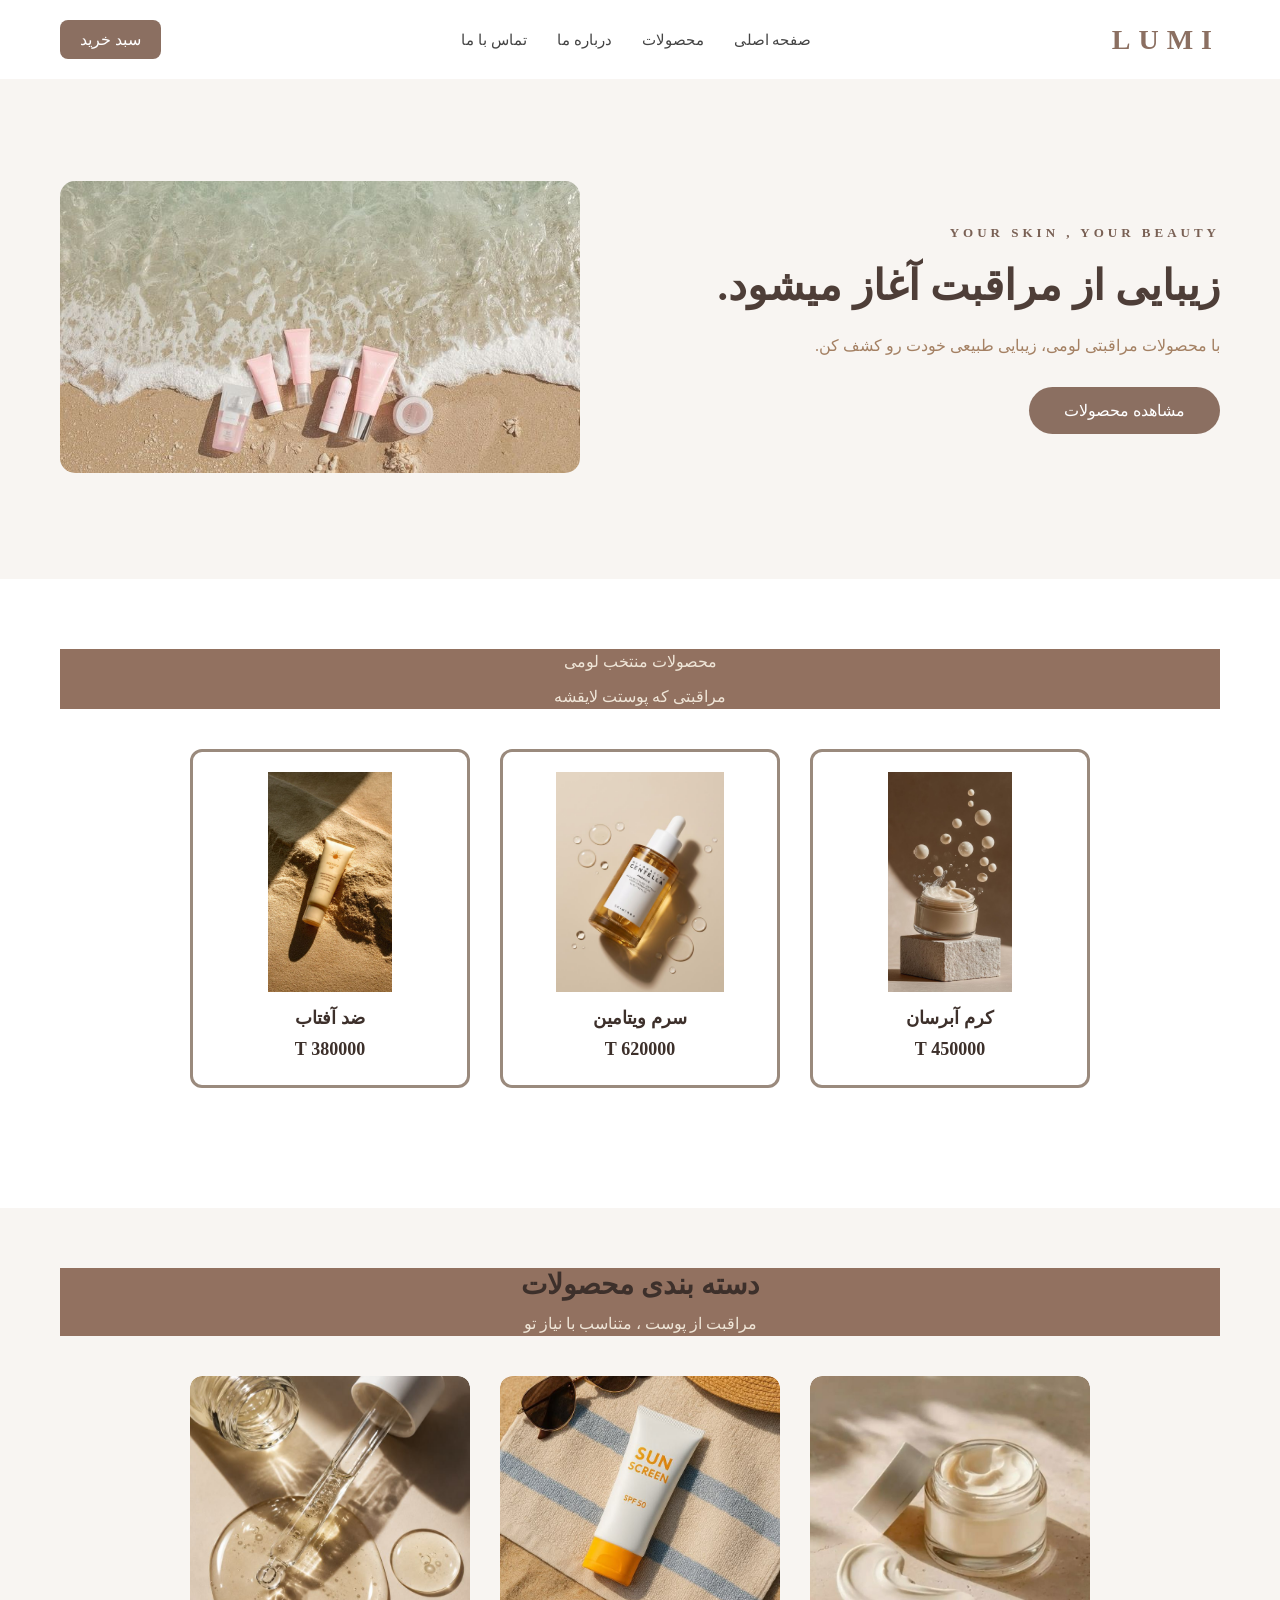
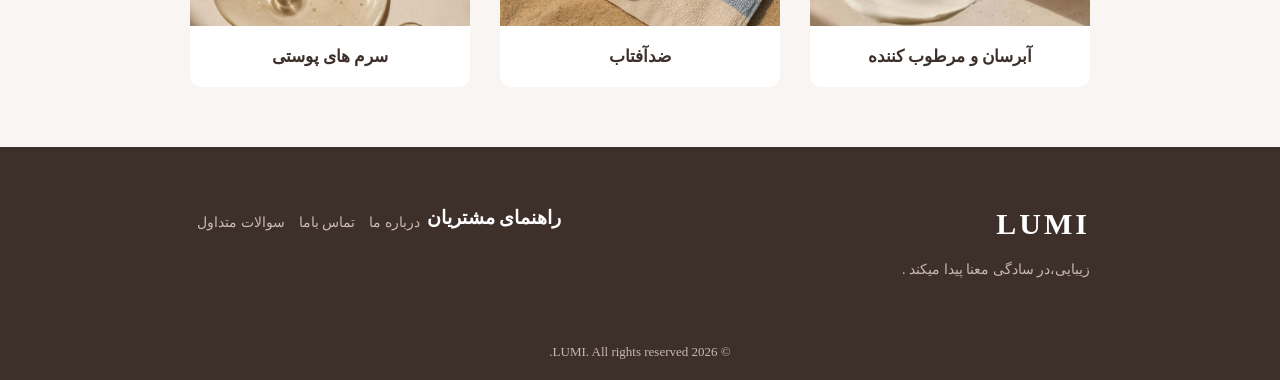
<file: index.html>
<!DOCTYPE html>
<html lang="fa" dir="rtl">
<head>
    <meta charset="UTF-8">
    <meta name="viewport" content="width=device-width , initial-scale=1.0">
    <title> LUMI | لومی </title>
    <link rel="stylesheet" href="css/styles.css">
</head>
<body>

    <header>
        <!--هدر و منوی سایت-->
        <div class="logo">LUMI</div>

        <nav>
            <a href="#">صفحه اصلی</a>
            <a href="#">محصولات</a>
            <a href="#">درباره ما</a>
            <a href="#">تماس با ما</a>
        </nav>

        <div class="cart">
            سبد خرید 
        </div>
    </header>

    <main>
        <!--محتوای اصلی فروشگاه-->

        <section class="hero">
            <div class="hero-content">
                <p class="subtitle"> YOUR SKIN , YOUR BEAUTY </P>
            
                <h1>
                    زیبایی از مراقبت آغاز میشود.
                </h1>

                <p class="description">با محصولات مراقبتی لومی، زیبایی طبیعی خودت رو کشف کن.</p>

                <a href="#" class="hero-btn">مشاهده محصولات</a>
            </div>

            <div class="hero-image">
                <img src="images/hero.jpg" alt="محصولات مراقبت پوستی"
            </div>
        </section>
        <section class="products" id="products">

            <div class="section-title">
                <p>محصولات منتخب لومی</p>
                <p>مراقبتی که پوستت لایقشه</p>
            </div>

            <div class="product-container">
                <div class="product-card" data-category="hydration">
                    <img src="images/product1.jpg" alt="کرم آبرسان">
                    <h3>کرم آبرسان</h3>
                    <h3>450000 T</h3>
                </div>

                <div class="product-card" data-category="serum">
                    <img src="images/product2.jpg" alt="سرم ویتامین">
                    <h3>سرم ویتامین</h3>
                    <h3>620000 T</h3>
            </div>

            <div class="product-card" data-category="sunscreen">
                    <img src="images/product3.jpg" alt="ضد آفتاب">
                    <h3>ضد آفتاب</h3>
                    <h3>380000 T</h3>
            </div>
        </div>
        </section>
        <section class="categories">
            <div class="section-title">
                <h2>دسته بندی محصولات</h2>
                <p>مراقبت از پوست ، متناسب با نیاز تو</p>
            </div>

            <div class="category-container">
                <div class="category-card">
                    <a href="products.html?category=hydration" class="category-card" data-filter="hydration">
                    <img src="images/category1.jpg" alt="آبرسان">
                    <h3>آبرسان و مرطوب کننده</h3>
                    </a> 
                </div>

                <div class="category-card">
                    <a href="products.html?category=sunscreen" class="category-card" data-filter="sunscreen">
                    <img src="images/category3.jpg" alt="ضدآفتاب"> 
                    <h3>ضدآفتاب</h3> 
                    </a>
                </div>

                <div class="category-card">
                    <a href="products.html?category=serum" class="category-card" data-filter="serum">
                    <img src="images/category2.jpg" alt="سرم پوستی"> 
                    <h3>سرم های پوستی</h3> 
                    </a>
                </div>

            </div>
        </section>
    </main>

    <footer class="footer">
        <!--اطلاعات پایین صفحه-->
        <div class="footer-container">
            
            <div class="footer-about">
                <h2>LUMI</h2>
                <P>
                    زیبایی،در سادگی معنا پیدا میکند .
                </P>
            </div>

            <div class="footer-links">
                <h3>راهنمای مشتریان</h3>
                <a href="#">درباره ما</a>
                <a href="#">تماس باما</a>
                <a href="#">سوالات متداول</a>
            </div>


        </div>

        <div class="footer-buttom">
            <p>© 2026 LUMI. All rights reserved.</p>
        </div>

    </footer>
    
    

    <!--cart drawer-->

    <div class="cart-overlay"></div>

    <div class="cart-sidebar">
        
        <div class="cart-header">
            <h2>سبد خرید من</h2>
            <button class="close-cart" onclick="closeCart()">×</button>
        </div>

        <div class="cart-items">
            <!--محصولات سبد خرید اینجا نمایش داده میشن-->
        </div>

        <div class="cart-footer">
            <h3>مجموع:<span class="cart-total">۰</span>تومان</h3>
            <button class="checkout-btn" onclick="goToCheckout()">تکمیل سفارش</button>
        </div>
        
    </div>

    <script src="js/scripts.js"></script>
</body>
</html>
</file>
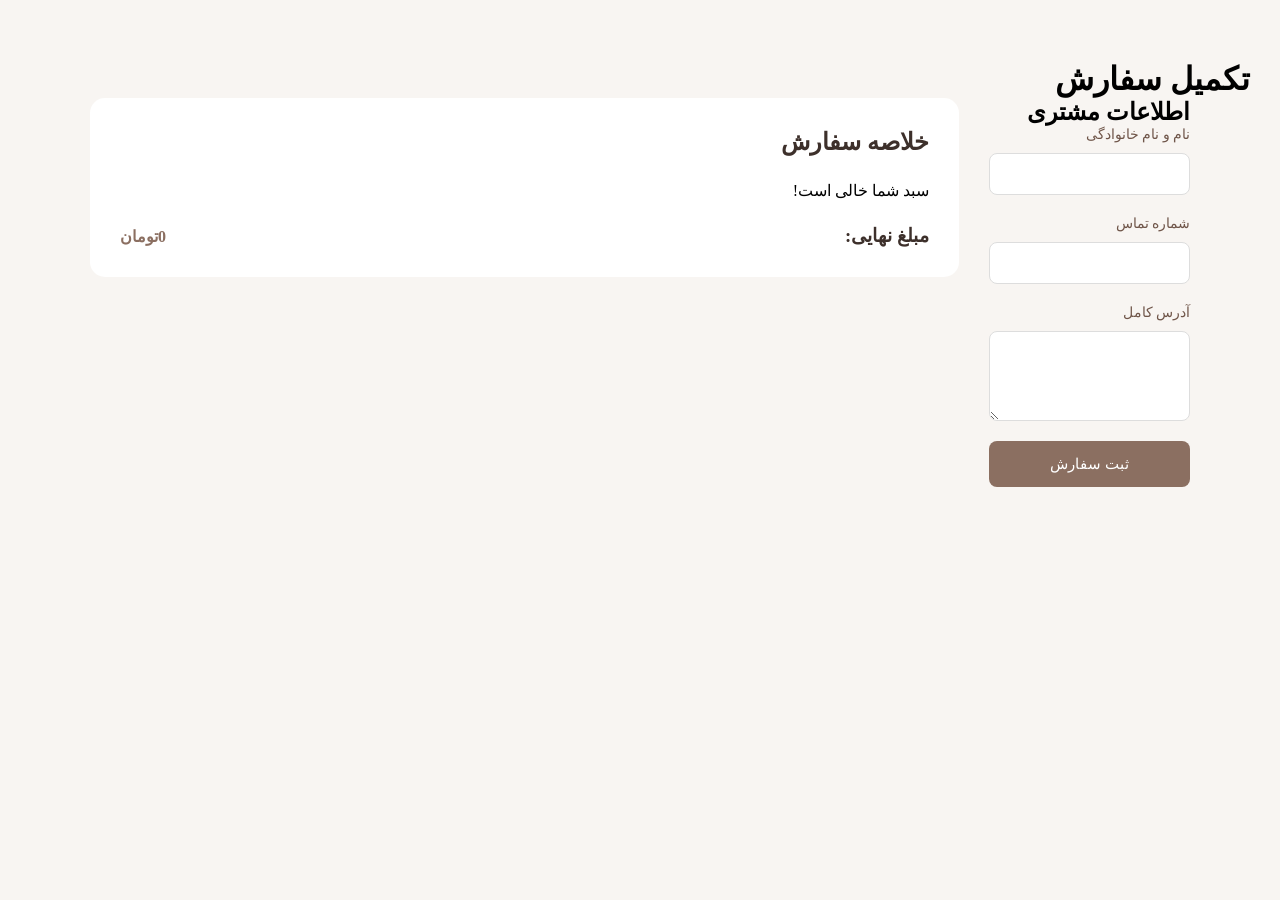
<file: checkout.html>
<!DOCTYPE html>
<html lang="fa" dir="rtl">
<head>
    <meta charset="UTF-8">
    <meta name="viewport" content="width=device-width, initial-scale=1.0">
    <title>تکمیل سفارش | LUMI</title>
    <link rel="stylesheet" href="css/styles.css">
</head>
<body>

    <main class="checkout-page">

        <h1>تکمیل سفارش</h1>

        <div class="checkout-container">

            <section class="customer-info">

                <h2>اطلاعات مشتری</h2>

                <form class="checkout-form">

                    <div class="form-group">
                        <label for="fullname">نام و نام خانوادگی</label>
                        <input type="text" id="fullname" name="fullname" required>
                    </div>

                    <div class="form-group">
                        <label for="phone">شماره تماس</label>
                        <input type="tel" id="phone" name="phone" required>
                    </div>

                    <div class="form-group">
                        <label for="address">آدرس کامل</label>
                        <textarea id="address" name="address" rows="4" required></textarea>
                    </div>

                    <button type="submit">ثبت سفارش</button>
                </form>

            </section>

            <section class="order-summary">

                <h2>خلاصه سفارش</h2>

                <div class="checkout-items">

                </div>

                <div class="checkout-total">
                    <h3>مبلغ نهایی:</h3>
                    <span class="final-total"> 0 تومان </span>

                </div>
            </section>
        </div>

    </main>
    <script src="js/scripts.js"></script>
</body>
</html>
</file>
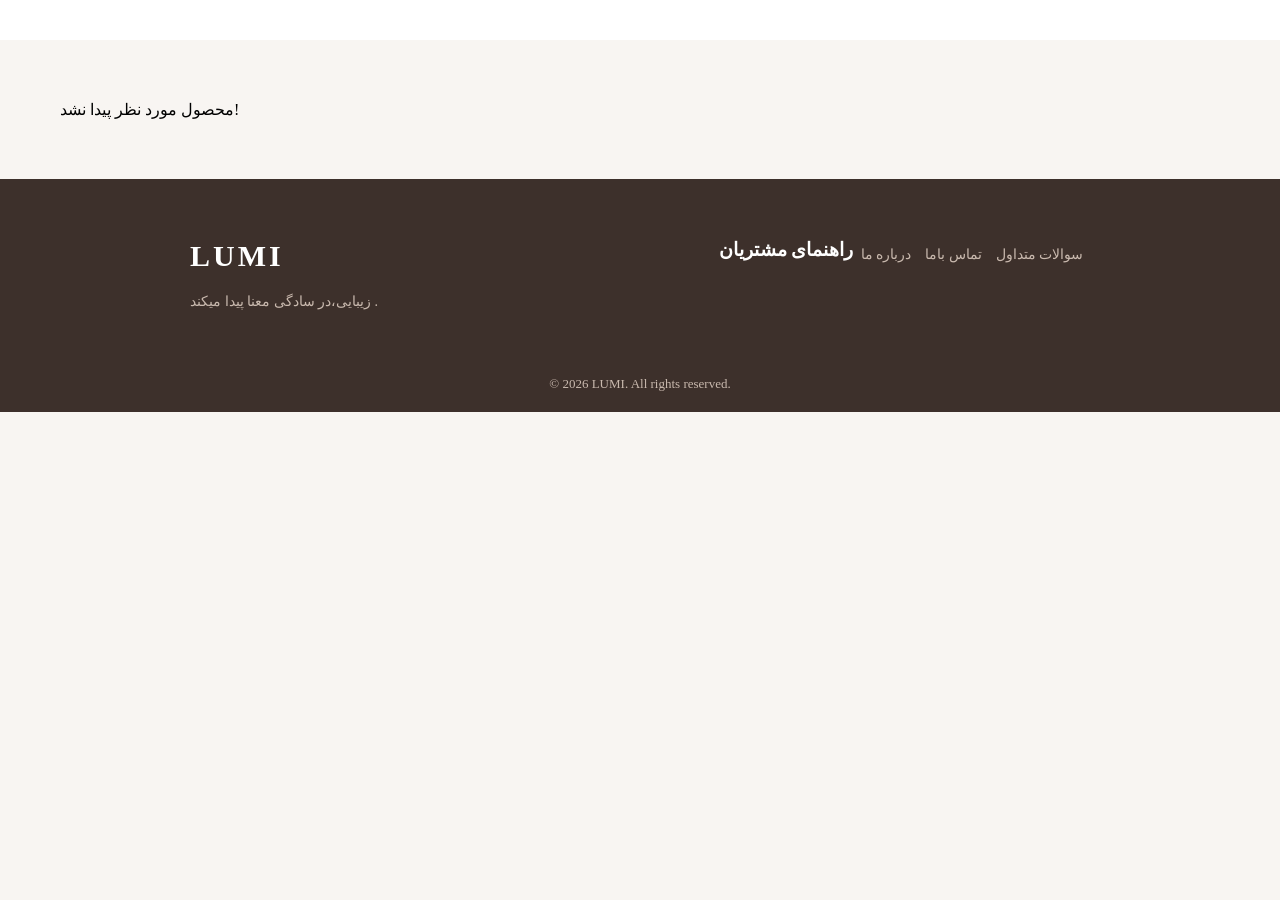
<file: product.html>
<!DOCTYPE html>
<html lang="en">

<head>
    <meta charset="UTF-8">
    <meta name="viewport" content="width=device-width, initial-scale=1.0">
    <title>جزئیات محصولات | LUMI</title>

    <link rel="stylesheet" href="css/styles.css">

</head>

<body>

    <header>
        <!--منوی سایت-->
    </header>

    <main>
        <section class="product-detail">

            <div id="product-info">

            </div>
        </section>
    </main>

    <footer class="footer">
        <!--اطلاعات پایین صفحه-->
        <div class="footer-container">

            <div class="footer-about">
                <h2>LUMI</h2>
                <P>
                    زیبایی،در سادگی معنا پیدا میکند .
                </P>
            </div>

            <div class="footer-links">
                <h3>راهنمای مشتریان</h3>
                <a href="#">درباره ما</a>
                <a href="#">تماس باما</a>
                <a href="#">سوالات متداول</a>
            </div>


        </div>

        <div class="footer-buttom">
            <p>© 2026 LUMI. All rights reserved.</p>
        </div>

    </footer>
    <!--cart drawer-->

    <div class="cart-overlay"></div>

    <div class="cart-sidebar">

        <div class="cart-header">
            <h2>سبد خرید من</h2>
            <button class="close-cart" onclick="closeCart()">×</button>
        </div>

        <div class="cart-items">
            <!--محصولات سبد خرید اینجا نمایش داده میشن-->
        </div>

        <div class="cart-footer">
            <h3>مجموع:<span class="cart-total">۰</span>تومان</h3>
            <button class="checkout-btn" onclick="goToCheckout()">
                تکمیل سفارش
            </button>
        </div>

    </div>

    <script src="js/scripts.js"></script>
</body>

</html>
</file>
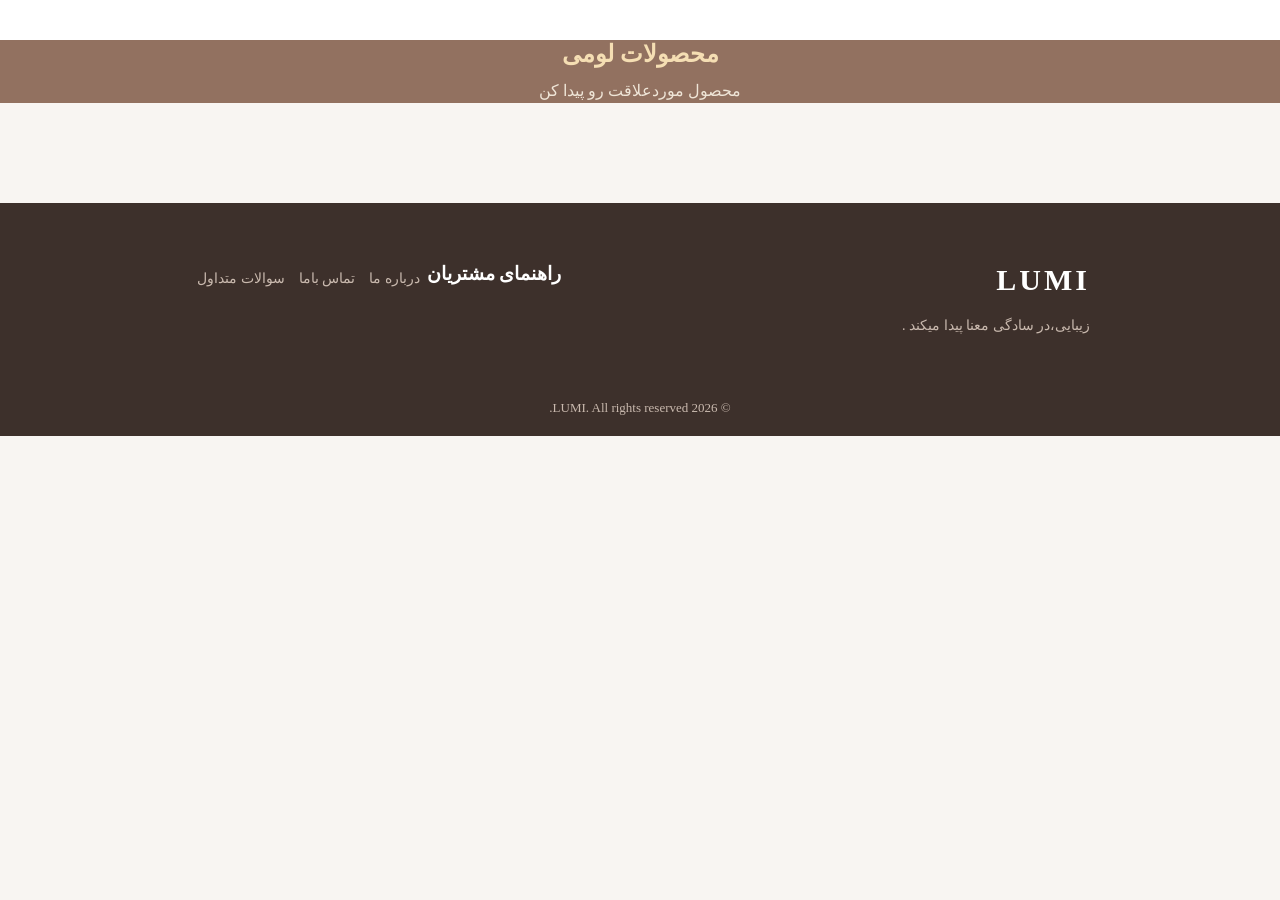
<file: products.html>
<!DOCTYPE html>
<html lang="fa" dir="rtl">
<head>
    <meta charset="UTF-8">
    <meta name="viewport" content="width=device-width, initial-scale=1.0">
    <title> محصولات | LUMI </title>

    <link rel="stylesheet" href="css/styles.css">
</head>

<body>
    
    <header>
        <!--منوی سایت-->

    </header>

    <main>
        <section class="products-page">

            <div class="section-title">
             <h1>محصولات لومی</h1>
             <p>محصول موردعلاقت رو پیدا کن</p>   

            </div>

            <div class="product-container">
                <!--محصولات اینجا قرار میگیرند-->
            </div>

        </section>

    </main>
    <footer class="footer">
        <!--اطلاعات پایین صفحه-->
        <div class="footer-container">
            
            <div class="footer-about">
                <h2>LUMI</h2>
                <P>
                    زیبایی،در سادگی معنا پیدا میکند .
                </P>
            </div>

            <div class="footer-links">
                <h3>راهنمای مشتریان</h3>
                <a href="#">درباره ما</a>
                <a href="#">تماس باما</a>
                <a href="#">سوالات متداول</a>
            </div>


        </div>

        <div class="footer-buttom">
            <p>© 2026 LUMI. All rights reserved.</p>
        </div>

    </footer>

    <script src="js/scripts.js"></script>

</body>
</html>
</file>
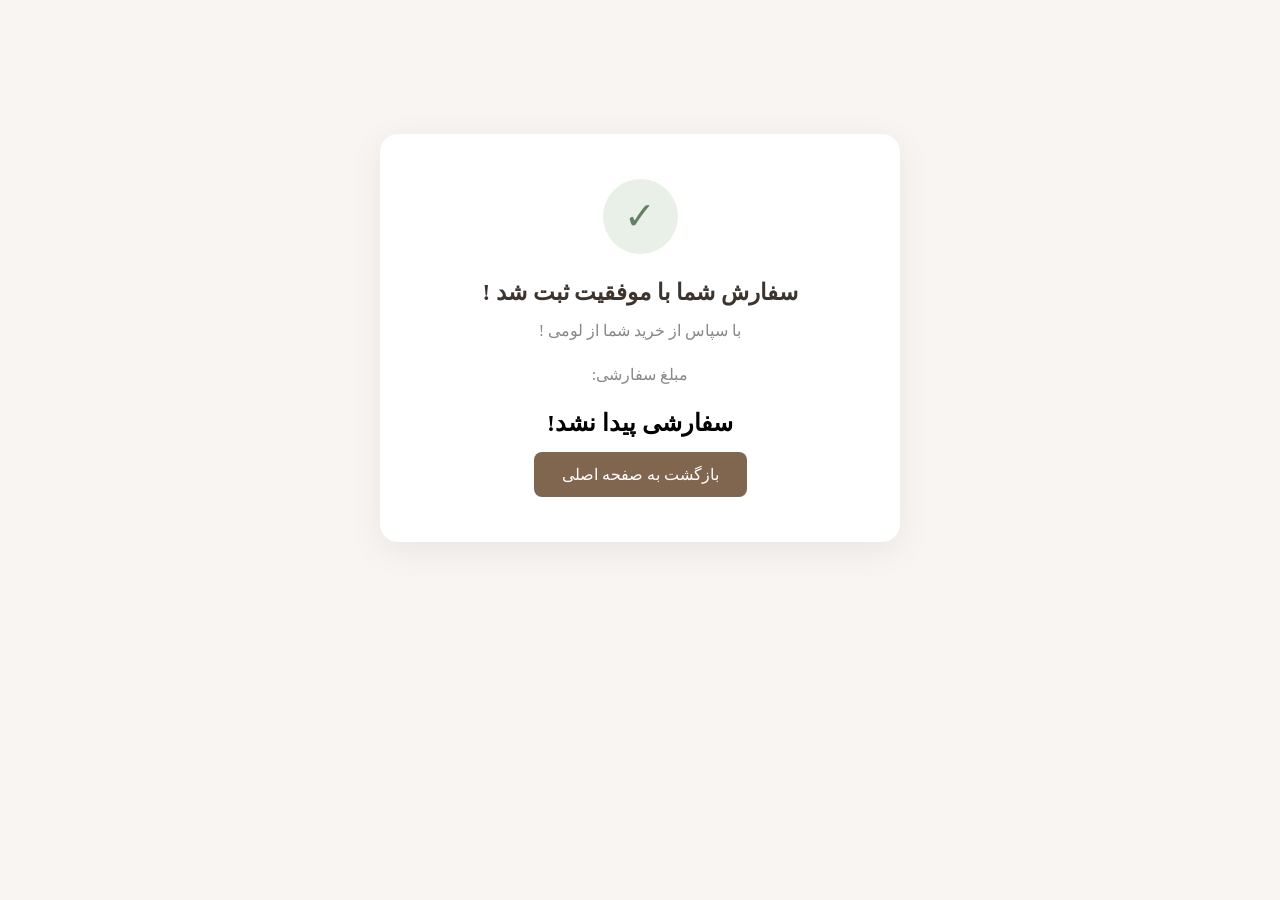
<file: success.html>
<!DOCTYPE html>
<html lang="fa" dir="rtl">
<head>
    <meta charset="UTF-8">
    <meta name="viewport" content="width=device-width, initial-scale=1.0">
    <title>سفارش موفق | LUMI</title>

    <link rel="stylesheet" href="css/styles.css">
</head>
<body>

    <main class="success-page">

        <div class="success-card">

            <div class="success-icon">✓</div>

    <h1>سفارش شما با موفقیت ثبت شد !</h1>

    <p>با سپاس از خرید شما از لومی !</p>

    <p>مبلغ سفارشی:</p>

    <h2 class="success-total">0 تومان</h2>

    <a href="index.html">بازگشت به صفحه اصلی</a>

</div>

</main>
    
<script src="js/scripts.js"></script>
</body>
</html>
</file>
<file: css/styles.css>
body{
    background-color: #f8f5f2;
}
/*HEADER*/
header{
    display: flex;
    justify-content: space-between;
    align-items: center;
    padding: 20px 60px;
    background-color: #ffffff;
}

.logo{
    font-size: 28px;
    font-weight: bold;
    letter-spacing: 8px;
    color: #8b6f61;
    cursor:auto;
}

nav{
    display: flex;
    gap: 30px;
}

nav a{
    text-decoration: none;
    color: #444;
    font-size: 15px;
}

.cart{
    background-color: #8b6f61;
    color: white;
    padding: 10px 20px;
    border-radius: 8px;
    cursor: pointer;
}

.cart:hover{
    background-color: rgb(168, 131, 86);
}

nav a:hover{
    color: rgb(210, 174, 127);
}

*{
    margin: 0;
    padding: 0;
    box-sizing: border-box;
}

/*HERO*/

.hero{
    min-height: 500px;
    display: flex;
    align-items: center;
    justify-content: space-between;
    padding: 60px;
    gap: 40px;
}

.subtitle{
    color: #796054;
    letter-spacing: 4px;
    font-size: 13px;
    font-weight:bolder;
}

.hero h1{
    font-size:42px;
    color:#4e3e38;
    margin: 20px 0;
}

.description{
    color: #a48063;
    font-size: 16px;
    line-height:2;
}

.hero-btn{
    display: inline-block;
    margin-top: 25px;
    padding: 14px 35px;
    background-color: #8b6f61;
    color: white;
    text-decoration: none ;
    border-radius: 30px;
    transition: 0.3s;
}

.hero-btn:hover{
    background-color: #6f5549;
    transform: translateY(-5px);
}

.hero-image img{
    width: 100%;
    max-width: 520px;
    border-radius: 15px;
}

.products {
    padding:60px;
    background-color: #fff;
}

.section-title{
    background-color: #927160;
    color: wheat;
    text-align: center;
    margin-bottom: 40px;
}

.section-title h2{
    font-size: 28px;
    color: #3d302b;
}

.section-title p{
    padding-top: 3px;
    padding-bottom: 3px;
    color: rgb(239, 229, 215);
    margin-top: 10px;
}


.product-container{
    display: flex;
    justify-content: center;
    gap: 30px;
    flex-wrap: wrap;
    margin-bottom:60px ;
}

.product-card{
    width: 280px;
    text-align: center;
    padding: 20px;
    border: #9a8a7d solid;
    border-radius: 12px;
}

.product-card h3{
    font-size: 18px;
    color: #3d302b;
    padding: 5px 3px;
}

.product-card p{
    font-size: 16px;
    color: #8b616f;
    margin-top: 10px;
    font-weight: bold;
    
}

.product-card img{
    width: 100%;
    height: 220px;
    object-fit: contain;
    display: block;
    margin-bottom: 10px;
}

.product-card {
    transition: 0.3s;
    text-decoration: none;
    color: inherit;
}

.product-card:hover{
    transform: scale(1.05);
    box-shadow: 0 10px 25px rgba(0, 0, 0, 0.08);
}

.categories{
    padding: 60px;
    background-color: #f8f5f2;
}

.category-container{
    display: flex;
    justify-content: center;
    gap: 30px;
    flex-wrap: nowrap;
    flex-direction: row;
}
.category-card{
    text-decoration: none;
    width: 280px;
    text-align: center;
    background-color: white;
    border-radius: 12px;
    overflow: hidden;
    transition: 0.3s;
    display: block;
    text-decoration: none;
}

.category-card img{
    width: 100%;
    height: 250px;
    object-fit: cover;
    display: block;
}

.category-card h3{
    padding: 20px;
    color: #3d302b;
    font-size: 17px;
}

.category-card a{
    text-decoration: none;
}

.category-card:hover{
    transform: translateY(-8px);
    box-shadow:  0 10px 25px rgba(0, 0, 0, 0.08);
}

.product-detail{
    padding: 60px;
    background-color: #f8f5f2;
}

.product-detail-card{
    display: flex;
    align-items: center;
    justify-content: center;
    gap: 60px;
    max-width: 1000px;
    margin: auto;
    background-color: white;
    padding: 40px;
    border-radius: 15px;
}

.product-detail-card img{
    width: 400px;
    max-width: 100%;
    border-radius: 12px;
}

.product-detail-content h1{
    color:#3d302b;
    margin-bottom: 20px;
}

.product-detail-content p{
    color: #777;
    line-height: 2;
}

.product-detail-content h3{
    color: #8b616f;
    margin: 25px 0;
}

.product-detail-content button{
    background-color: #8b6f61;
    color: white;
    border: none;
    padding:14px 30px;
    border-radius: 30px;
    font-size: 15px;
    cursor: pointer;
    transition: 0.3s;
}

.product-detail-content button:hover{
    background-color: #6f5549;
    transform: translateY(-3px);
}

.cart-overlay{
    position: fixed;
    inset: 0;
    background: rgba(0, 0, 0, 0.4);
    opacity: 0;
    visibility: hidden;
    transition: 0.3s;
    z-index: 999;
}

.cart-sidebar{
    position: fixed;
    top: 0;
    right: -400px;
    width: 380px;
    max-width: 90%;
    height: 100vh;
    background: white;
    z-index: 1000;
    padding: 25px;
    display: flex;
    flex-direction: column;
    transition: right 0.3s ease;
}

body.cart-open .cart-sidebar{
    right: 0;
}

body.cart-open .cart-overlay{
    opacity: 1;
    visibility: visible;
}

.cart-header{
    display: flex;
    justify-content: space-between;
    align-items: center;
    margin-bottom: 25px;
}

.cart-header h2{
    color:#3d302b;
    font-size: 20px;
}

.close-cart{
    border: none;
    background: none;
    font-size: 28px;
    cursor: pointer;
    color: #777;
    position: relative;
    z-index: 1001;
    cursor: pointer;
}

.close-cart:hover{
    color:#8b6f61;
}

.cart-items{
    flex:1;
    overflow-y: auto;
}

.cart-footer{
    border-top: 1px solid #eee;
    padding-top: 20px;
}

.cart-footer h3{
    color: #3d302b;
    margin-bottom: 20px;
}

.checkout-btn{
    width: 100%;
    padding: 14px;
    border: none;
    border-radius: 8px;
    background: #8b6f61;
    color: white;
    font-size: 16px;
    cursor: pointer;
}

.checkout-btn:hover{
    background: #6f5549 ;
}

.cart-item {
    display:flex;
    align-items: center;
    gap: 15px;
    padding: 15px 0;
    border-bottom: 1px solid #eee;
}

.cart-item-info{
    flex: 1;
}

.cart-item-info h4{
    color: #3d302b;
    font-size: 14px;
    margin-bottom: 8px;
}

.cart-item-info p{
    color: #8b6f61;
    font-size: 13px;
}

.cart-quantity{
    display: flex;
    align-items: center;
    gap: 10px;
}

.cart-item img{
    width: 70px;
    height: 70px;
    object-fit: cover;
    border-radius: 8px;
    background-color: #f8f5f2;
}

.cart-item button{
    border: none;
    background: none;
    color: #b66b6b;
    cursor: pointer;
    font-size: 13px;
}

.cart-item button:hover{
    color: #8b3030;
}

.cart-quantity{
    display: flex;
    align-items: center;
    gap: 12px;
}

.cart-quantity button{
    width: 28px;
    height: 28px;
    border: none;
    border-radius: 50%;
    background: #f0e9e4;
    color: #6f5549;
    font-size: 18px;
    cursor: pointer;
}

.cart-quantity span{
    font-size: 14px;
}

.empty-cart{
    text-align: center;
    color: #999;
    padding: 40px 10px;
    font-size: 14px;
}

.footer{
    background-color: #3d302b;
    color: #fff;
    padding: 60px 50px 20px;
}

.footer-container{
    display: flex;
    justify-content: space-between;
    gap: 40px;
    max-width: 900px;
    margin: auto;
}

.footer-about h2{
    font-size: 30px;
    margin-bottom: 15px;
    letter-spacing: 3px;
}

.footer-about p{
    color: #c9b9ae;
    font-size: 14px;
    line-height: 2;
}

.footer-links{
    display: flex;
    margin-bottom: 5px;
}

.footer-links a{
    color: #c9b9ae;
    text-decoration: none;
    font-size: 14px;
    transition: 0.3s;
    padding: 7px;
}

.footer-links a:hover{
    color: white;
    transform: translateX(-5px);
}

.footer-buttom{
    max-width: 1200px;
    margin: 40px auto 0;
    padding-top: 20px;
    border-top: 20px;
    text-align: center;
    color: #c9b9ae;
    font-size: 13px;
}

.checkout-page {
    padding: 60px 30px;
    background-color: #f8f5f2;
    min-height: 70vh;
}

.checkout-btn > h1{
    text-align: center;
    color: #3d302b;
    margin-bottom: 40px;
}

.checkout-container{
    display: flex;
    justify-content: center;
    align-items: flex-start;
    gap: 30px;
    max-width: 1100px;
    margin: auto;
}

.costumer-info, 
.order-summary{
    background-color: white;
    padding: 30px;
    border-radius: 15px;
    flex: 1;
}

.costumer-info h2 ,
.order-summary h2{
    color: #3d302b;
    margin-bottom: 25px;
}

.checkout-form{
    display: flex;
    flex-direction:column;
    gap: 20px;
}

.form-group {
    display: flex;
    flex-direction: column;
    gap: 10px;
}

.form-group label{
    color: #6f5549;
    font-size: 14px;
}

.form-group input,
.form-group textarea {
    padding: 12px;
    border: 1px solid #ddd;
    border-radius: 8px;
    font-family: inherit;
    font-size: 14px;
    outline: none;
}

.form-group input:focus,
.form-group textarea:focus {
    border-color: #8b6f61;
}

.checkout-form button {
    padding: 14px;
    background-color: #8b6f61;
    color: white;
    border: none;
    border-radius: 8px;
    cursor: pointer;
    font-family: inherit;
    font-size: 15px;
}

.checkout-items {
    display: flex;
    flex-direction: column;
    gap: 15px;
}

.checkout-item {
    display: flex;
    align-items: center;
    gap: 15px;
    padding-bottom: 15px;
    border-bottom: 1px solid #eee;
}

.checkout-item img {
    width: 70px;
    height: 70px;
    object-fit: cover;
    border-radius: 8px;
}

.checkout-item h4 {
    color: #3d302b;
    margin-bottom: 8px;
}

.checkout-item p {
    color: #888;
    font-size: 13px;
    margin-top: 5px;
}

.checkout-total {
    display: flex;
    justify-content: space-between;
    align-items: center;
    margin-top: 25px;
    color: #3d302b;
}

.final-total {
    color: #8b6f61;
    font-weight: bold;
}


.success-card a{
    display: inline-block;
    margin-top: 15px;
    padding: 12px 25px;
    background-color: #80664f;
    color: white;
    text-decoration: none;
    border-radius: 8px;
    transition: 0.3s;
}

.success-card a:hover{
    background-color: #604a38;
}


.checkout-form button:disabled{
    opacity: 0.6;
    cursor: not-allowed;
}

.success-page {
    min-height: 75vh;
    display: flex;
    justify-content: center;
    align-items: center;
    padding: 50px 20px;
}

.success-card {
    width: 100%;
    max-width: 520px;
    padding: 45px 35px;
    background: #fff;
    border-radius: 18px;
    box-shadow: 0 8px 35px rgba(0, 0, 0, 0.07);
    text-align: center;
}

.success-icon {
    width: 75px;
    height: 75px;
    margin: 0 auto 25px;
    display: flex;
    align-items: center;
    justify-content: center;
    border-radius: 50%;
    background: #e9f0e8;
    color: #638064;
    font-size: 38px;
}

.success-card h1 {
    font-size: 23px;
    margin-bottom: 15px;
    color: #3d342e;
}

.success-card p {
    color: #888;
    margin-bottom: 25px;
}

.success-order {
    padding: 20px;
    margin: 25px 0;
    background: #f8f6f3;
    border-radius: 12px;
}

.success-order span {
    color: #888;
    font-size: 14px;
}

.success-order h2 {
    color: #80664f;
    font-size: 25px;
    margin-top: 10px;
}

.success-card a {
    display: inline-block;
    padding: 13px 28px;
    background: #80664f;
    color: white;
    border-radius: 8px;
    text-decoration: none;
    transition: 0.3s;
}

.success-card a:hover {
    background: #604a38;
}

@media(max-width:768px){
    .hero{
        flex-direction: column;
        text-align: center;
        padding: 40px 20px;
    }

    .hero-image img{
        max-width: 100%;
    }

    .hero h1{
        font-size: 30px;
    }

    header{
        flex-direction: column;
        gap: 20px;
        padding: 20px;
    }

    nav{
        flex-wrap: wrap;
        justify-content: center;
        gap: 15px;
    }

    .categories{
        padding: 40px 20px;
    }

    .category-container{
        gap: 20px;
    }

    .category-card{
        width: 100%;
        max-width: 350px;
    }

    .product-detail{
        padding: 30px 20px;
    }

    .product-detail-card{
        flex-direction: column;
        padding: 20px;
        gap: 25px;
    }

    .product-detail-card img{
        width: 100%;
    }

    .footer{
        padding: 40px 25px 20px;
    }

    .footer-container{
        flex-wrap: wrap;
        gap: 35px;
    }

    .footer-about{
        width: 100%;
    }

     .checkout-container {
        flex-direction: column;
    }

    .customer-info,
    .order-summary {
        width: 100%;
    }

    .checkout-page {
        padding: 40px 20px;
    }
}
</file>
